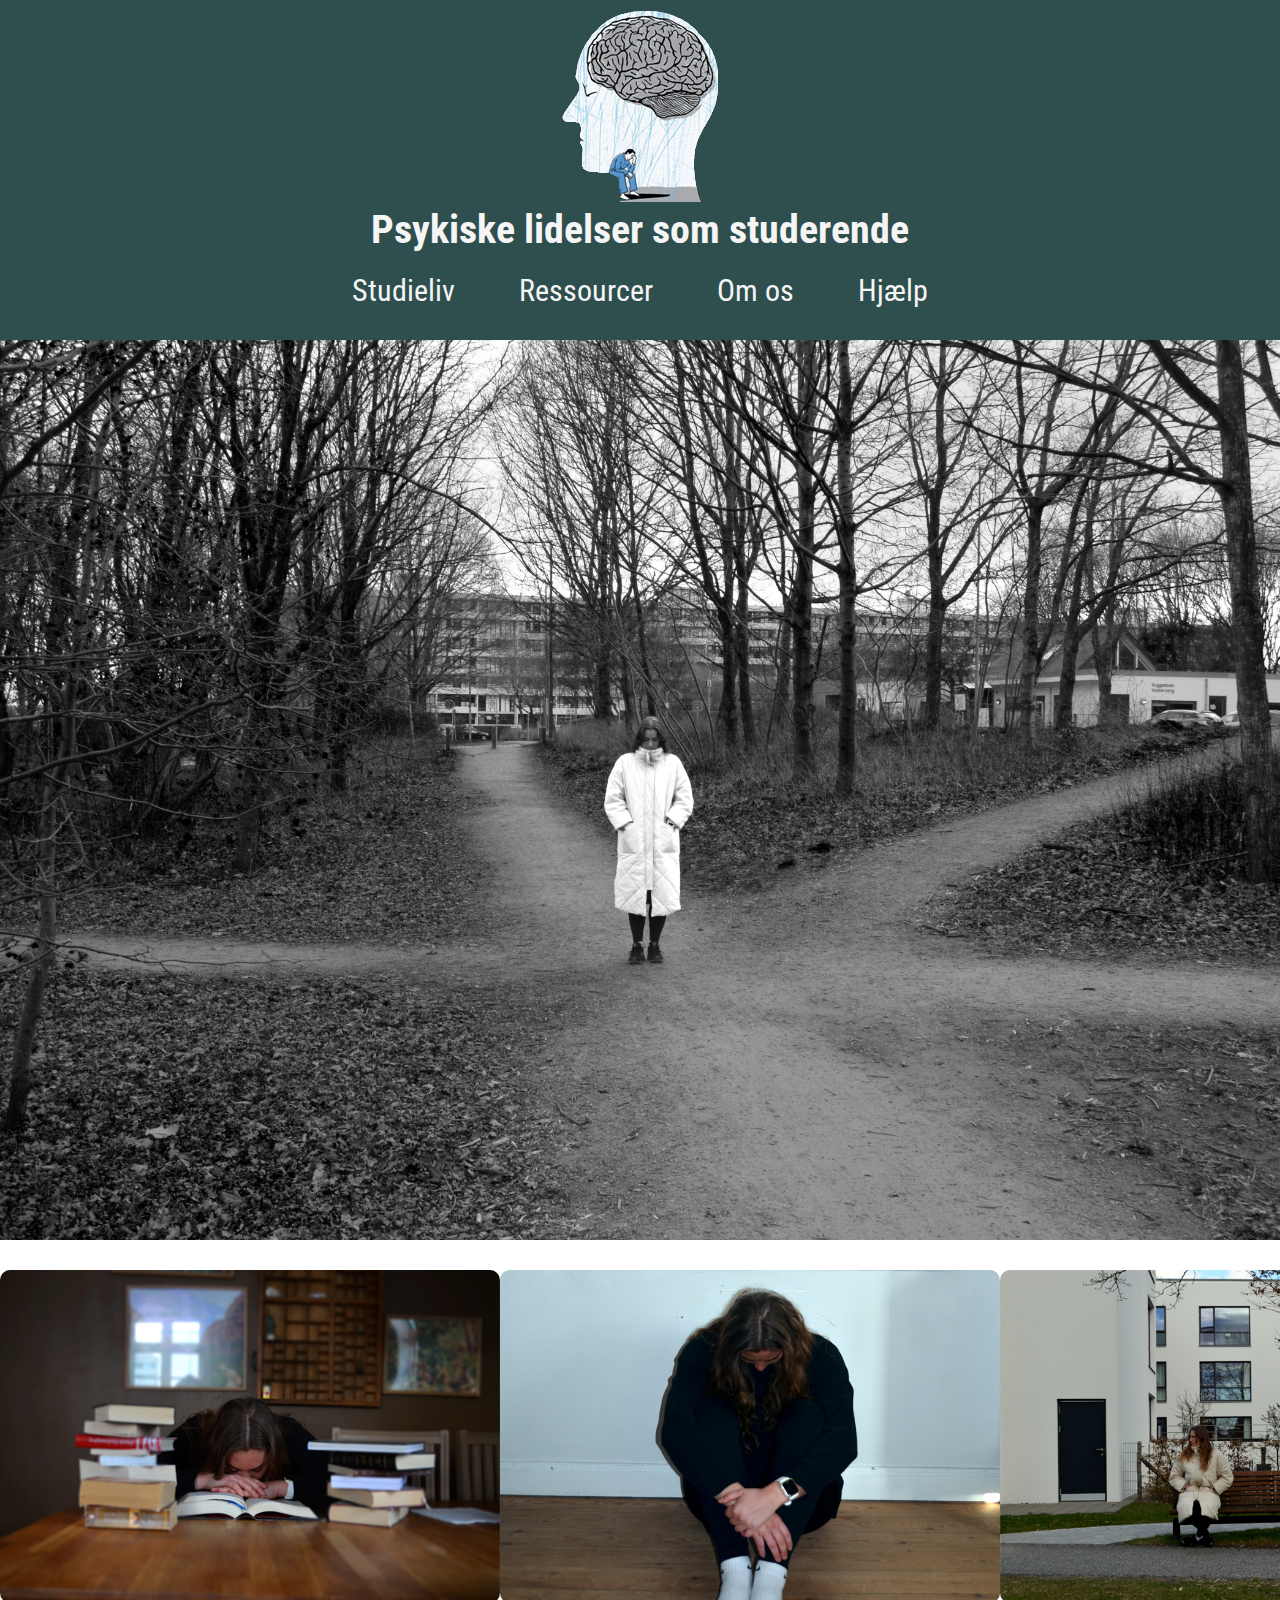
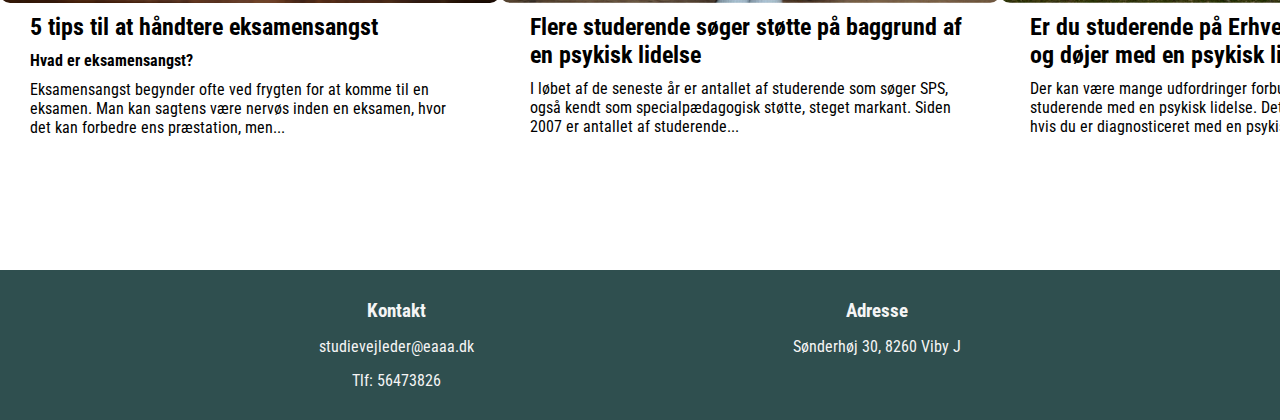
<file: Online magasin/website/index.html>
<!DOCTYPE html>
<html lang="en">
<head>
    <meta charset="UTF-8">
    <meta http-equiv="X-UA-Compatible" content="IE=edge">
    <meta name="viewport" content="width=device-width, initial-scale=1.0">
    <title>Forside</title>
    <link rel="stylesheet" href="style.css">
</head>

<body>
<header>
    <a href="index.html">
        <img src="images/logoo.png">
    </a>
    <h1>Psykiske lidelser som studerende</h1>
    <nav>
        <a href="#">Studieliv</a>
        <a href="#">Ressourcer</a>
        <a href="#">Om os</a>
        <a href="#">Hjælp</a>
        
    </nav>
</header>

    <section id="backgroundpic">
       
    </section>
   

<section id="threeboxes">
    <a href="eksamensangst.html">
        <div id="left">
            <img src="images/eksamensangstrigtig.jpg">
            <h2>5 tips til at håndtere eksamensangst</h2>
            <h4>Hvad er eksamensangst?</h4>
            <p>Eksamensangst begynder ofte ved frygten  
            for at komme til en eksamen. Man kan sagtens 
            være nervøs inden en eksamen, hvor det kan 
            forbedre ens præstation, men... </p>
        </div>
    </a>
        
    
    <a href="stoette.html">
        <div id="middle">
            <img src="images/psykiskelidelser.jpg">
            <h2>Flere studerende søger støtte på baggrund af en psykisk lidelse</h2>
            <p>I løbet af de seneste år er antallet af 
            studerende som søger SPS, også kendt som 
            specialpædagogisk støtte, steget markant. 
            Siden 2007 er antallet af studerende... </p>
        </div>
    </a>

    
    <a href="psykisklidelse.html">
        <div id="right">
            <img src="images/studerende.jpg">
            <h2>Er du studerende på Erhvervsakademi Aarhus og døjer med en psykisk lidelse?</h2>
            <p>Der kan være mange udfordringer 
            forbundet med at være studerende
            med en psykisk lidelse. 
            Det er dog muligt at få hjælp, hvis du er 
            diagnosticeret med en psykisk lidelse eller... </p>
        </div>
    </a>

</section>

<footer>
    <section id="leftfooter">
        <div>
            <h3>Kontakt</h3>
            <p>studievejleder@eaaa.dk</p>
            <p>Tlf: 56473826</p>
        </div>
    </section>

    <section id="rightfooter">
        <h3>Adresse</h3>
        <p>Sønderhøj 30, 8260 Viby J</p>
    </section>
</footer>

</body>
</html>
</file>
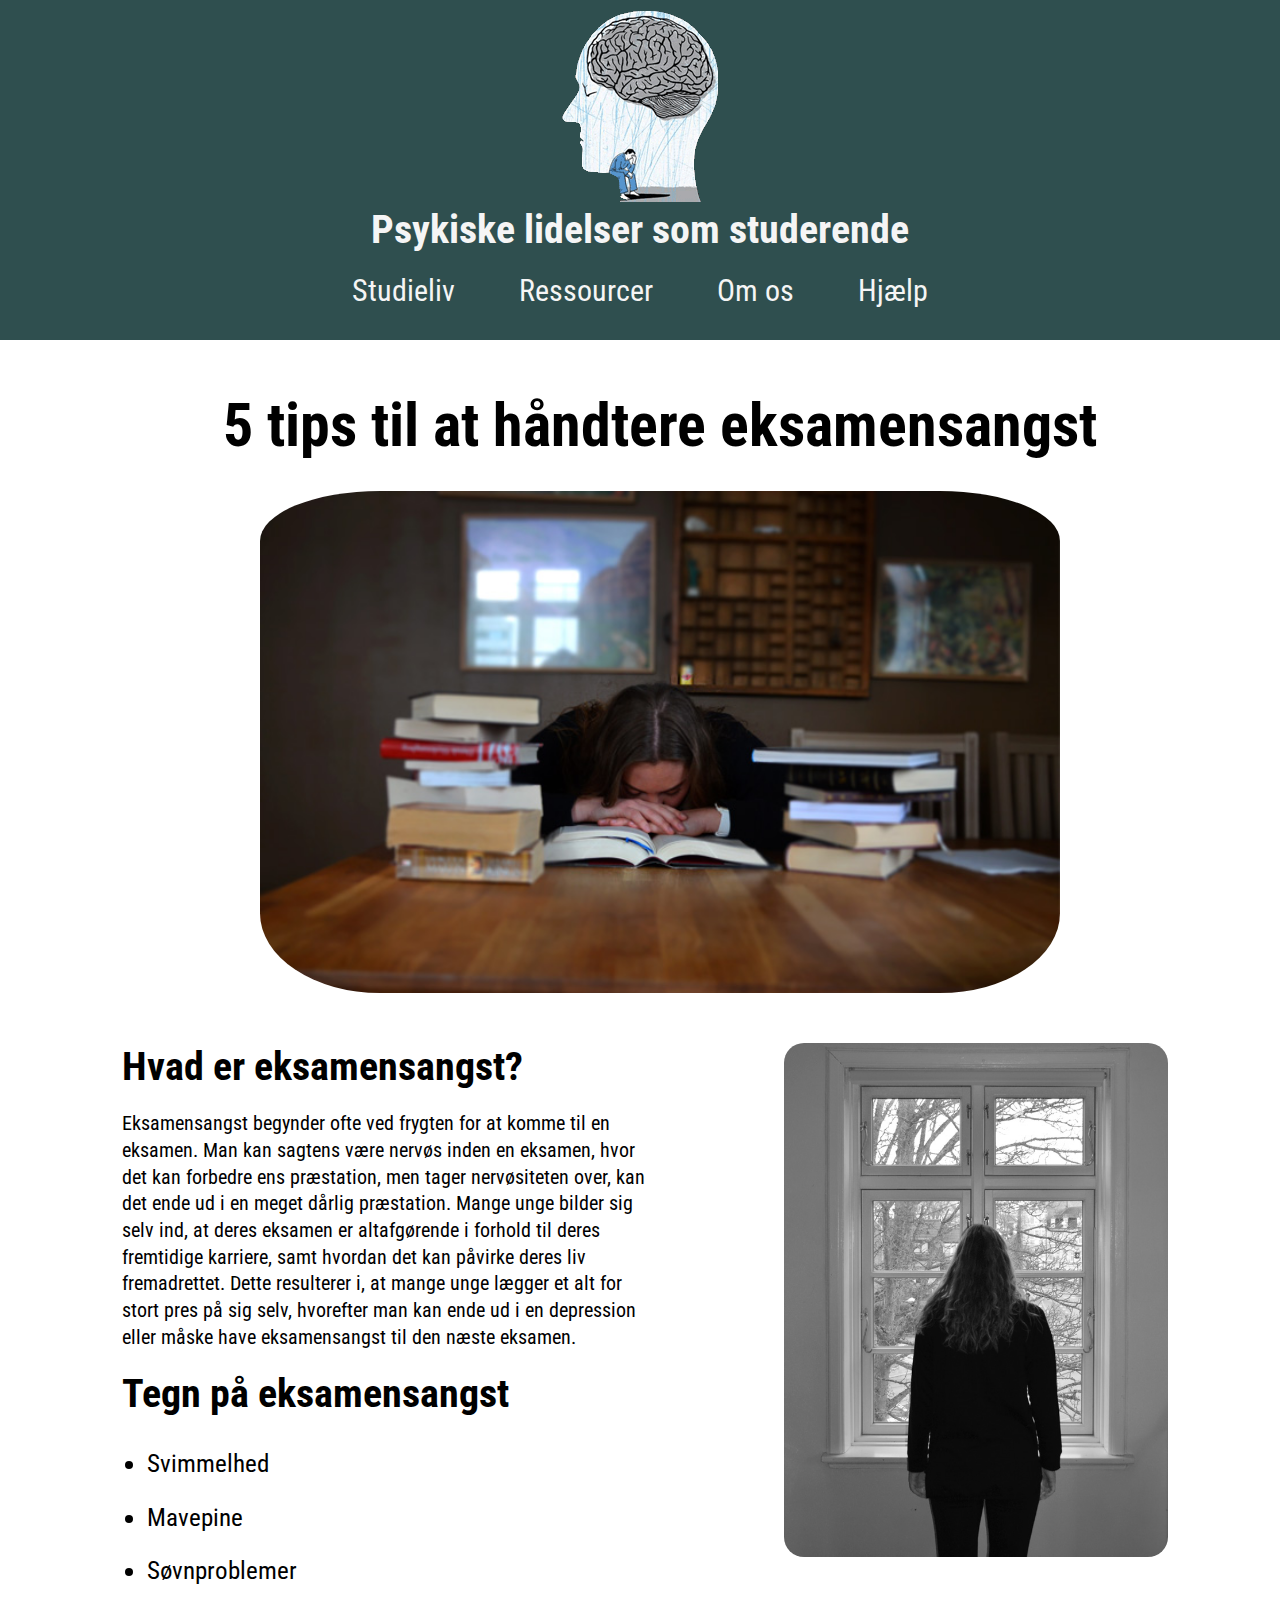
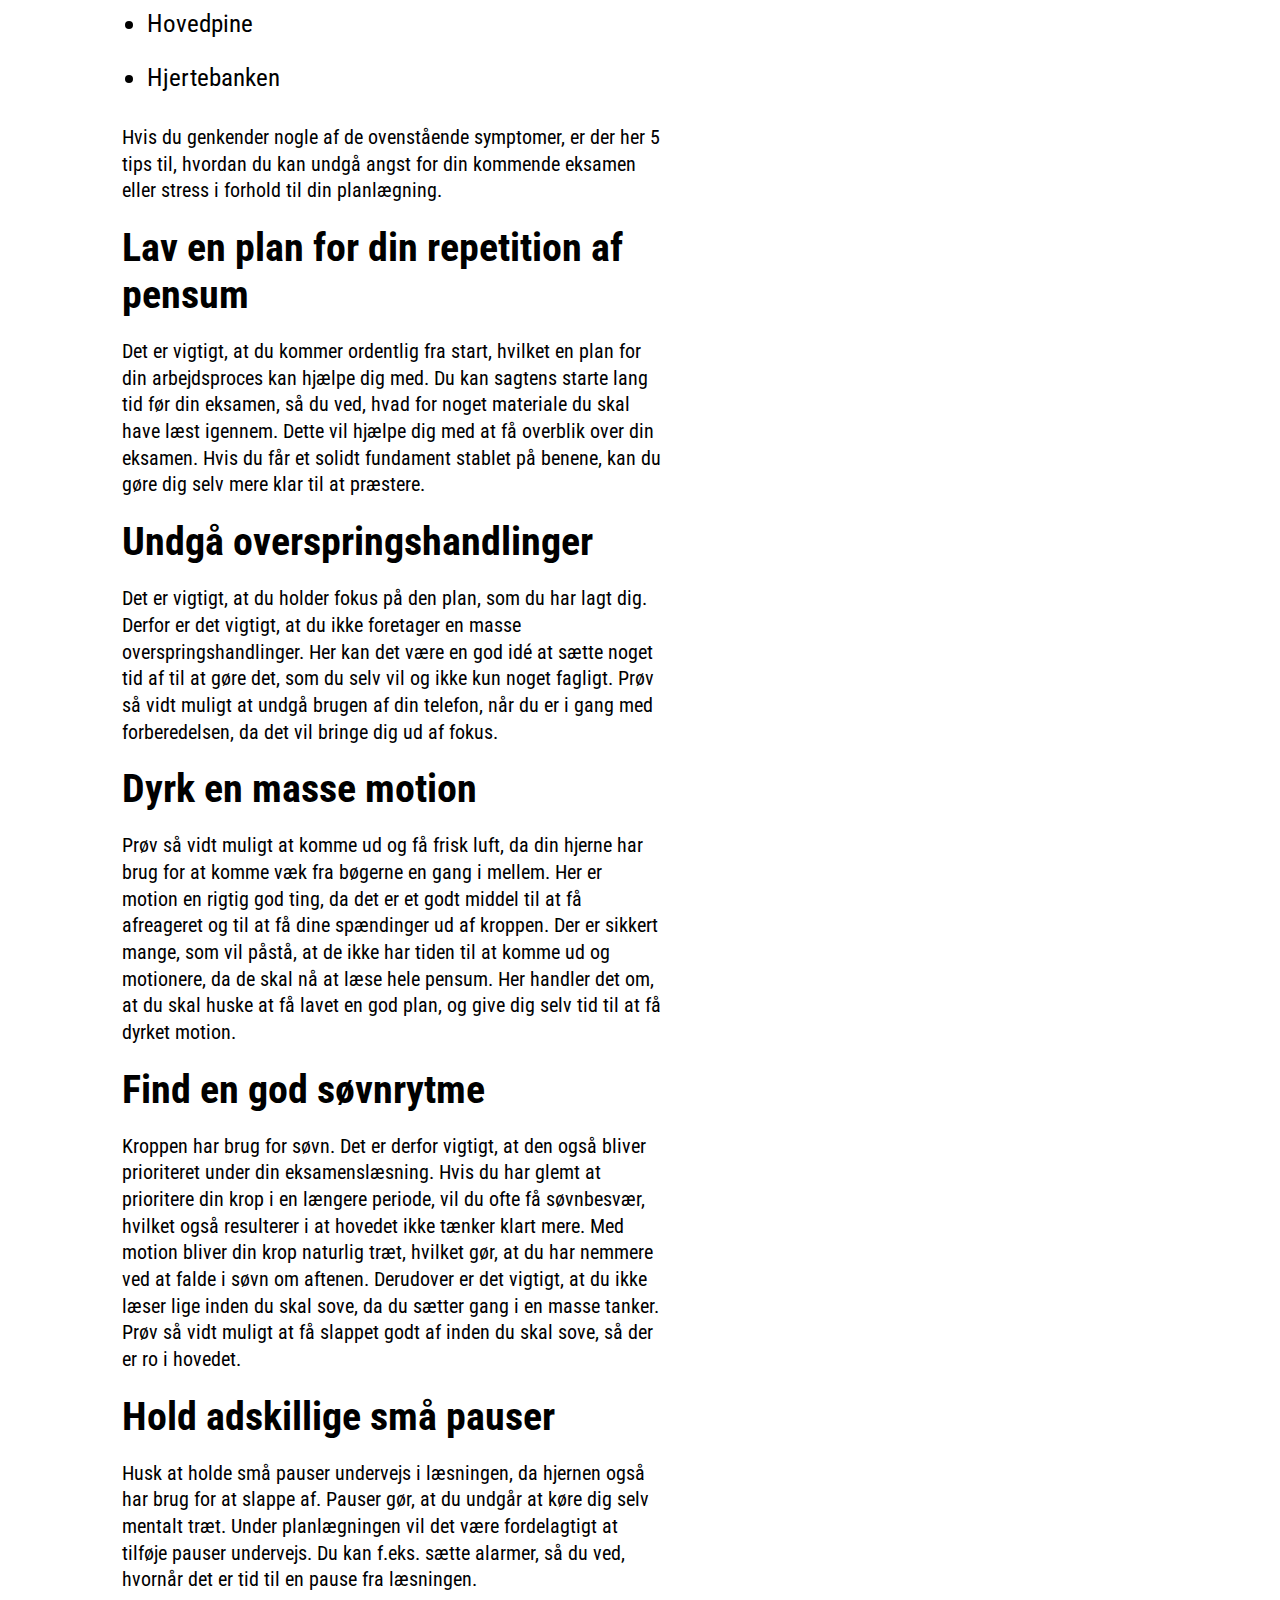
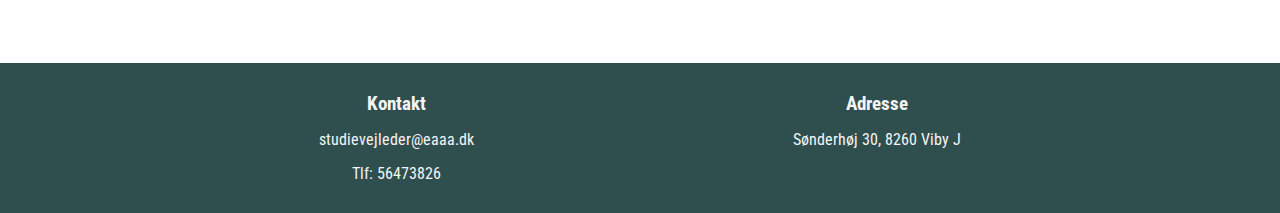
<file: Online magasin/website/eksamensangst.html>
<!DOCTYPE html>
<html lang="en">
<head>
    <meta charset="UTF-8">
    <meta http-equiv="X-UA-Compatible" content="IE=edge">
    <meta name="viewport" content="width=device-width, initial-scale=1.0">
    <title>5 tips til at håndtere eksamensangst</title>
    <link rel="stylesheet" href="style.css">
</head>
<body>
    <header>
        <a href="index.html">
            <img src="images/logoo.png">
        </a>
        <h1>Psykiske lidelser som studerende</h1>
        <nav>
            <a href="#">Studieliv</a>
            <a href="#">Ressourcer</a>
            <a href="#">Om os</a>
            <a href="#">Hjælp</a>
            
        </nav>
    </header>

    <main>
        <section class="articlehero">
         <h2>5 tips til at håndtere eksamensangst</h2>
         <img src="images/eksamensangstrigtig.jpg">
        </section>

    <div class="flexcontainer">
        <article>
            <section>
                <h3>Hvad er eksamensangst?</h3>
                <p>Eksamensangst begynder ofte ved frygten for at komme til en eksamen. Man kan sagtens være nervøs inden en eksamen, hvor det kan forbedre ens præstation, men tager nervøsiteten over, kan det ende ud i en meget dårlig præstation. Mange unge bilder sig selv ind, at deres eksamen er altafgørende i forhold til deres fremtidige karriere, samt hvordan det kan påvirke deres liv fremadrettet. Dette resulterer i, at mange unge lægger et alt for stort pres på sig selv, hvorefter man kan ende ud i en depression eller måske have eksamensangst til den næste eksamen. 
                </p>
                <h3>Tegn på eksamensangst</h3>
                <ul> 
                    <li>Svimmelhed</li>
                    <li>Mavepine</li>
                    <li>Søvnproblemer</li>
                    <li>Hovedpine</li>
                    <li>Hjertebanken</li>
                </ul>
                <p>Hvis du genkender nogle af de ovenstående symptomer, er der her 5 tips til, hvordan du kan undgå angst for din kommende eksamen eller stress i forhold til din planlægning. 
                </p>
                <h3>Lav en plan for din repetition af pensum</h3>
                <p>Det er vigtigt, at du kommer ordentlig fra start, hvilket en plan for din arbejdsproces kan hjælpe dig med. 
                    Du kan sagtens starte lang tid før din eksamen, så du ved, hvad for noget materiale du skal have læst igennem. 
                    Dette vil hjælpe dig med at få overblik over din eksamen. Hvis du får et solidt fundament stablet på benene, 
                    kan du gøre dig selv mere klar til at præstere.  </p>
                <h3>Undgå overspringshandlinger</h3>
                <p>Det er vigtigt, at du holder fokus på den plan, som du har lagt dig. Derfor er det vigtigt, 
                    at du ikke foretager en masse overspringshandlinger. Her kan det være en god idé at sætte noget tid af til at gøre det, 
                    som du selv vil og ikke kun noget fagligt. Prøv så vidt muligt at undgå brugen af din telefon, når du er i gang med forberedelsen, 
                    da det vil bringe dig ud af fokus.</p>
                <h3>Dyrk en masse motion</h3>
                <p>Prøv så vidt muligt at komme ud og få frisk luft, da din hjerne har brug for at komme væk fra bøgerne en gang i mellem. 
                    Her er motion en rigtig god ting, da det er et godt middel til at få afreageret og til at få dine spændinger ud af kroppen. 
                    Der er sikkert mange, som vil påstå, at de ikke har tiden til at komme ud og motionere, da de skal nå at læse hele pensum. 
                    Her handler det om, at du skal huske at få lavet en god plan, og give dig selv tid til at få dyrket motion. </p>
                <h3>Find en god søvnrytme</h3>
                <p>Kroppen har brug for søvn. Det er derfor vigtigt, at den også bliver prioriteret under din eksamenslæsning. 
                    Hvis du har glemt at prioritere din krop i en længere periode, vil du ofte få søvnbesvær, 
                    hvilket også resulterer i at hovedet ikke tænker klart mere. Med motion bliver din krop naturlig træt, 
                    hvilket gør, at du har nemmere ved at falde i søvn om aftenen. Derudover er det vigtigt, at du ikke læser lige inden du skal sove, 
                    da du sætter gang i en masse tanker. Prøv så vidt muligt at få slappet godt af inden du skal sove, så der er ro i hovedet.</p>
                <h3>Hold adskillige små pauser</h3>
                <p>Husk at holde små pauser undervejs i læsningen, da hjernen også har brug for at slappe af. Pauser gør, at du undgår at køre dig selv mentalt træt. 
                    Under planlægningen vil det være fordelagtigt at tilføje pauser undervejs. Du kan f.eks. sætte alarmer, så du ved, 
                    hvornår det er tid til en pause fra læsningen. 
                </p>
            </section>
        </article>
        <aside>
            <img src="images/stresset.jpg" width="100%">

        </aside>
    </div>
</main>
   



<footer>
        <section id="leftfooter">
            <div>
                <h3>Kontakt</h3>
                <p>studievejleder@eaaa.dk</p>
                <p>Tlf: 56473826</p>
            </div>
        </section>
        <section id="rightfooter">
            <h3>Adresse</h3>
            <p>Sønderhøj 30, 8260 Viby J</p>
        </section>
</footer>
    
</body>
</html>
</file>
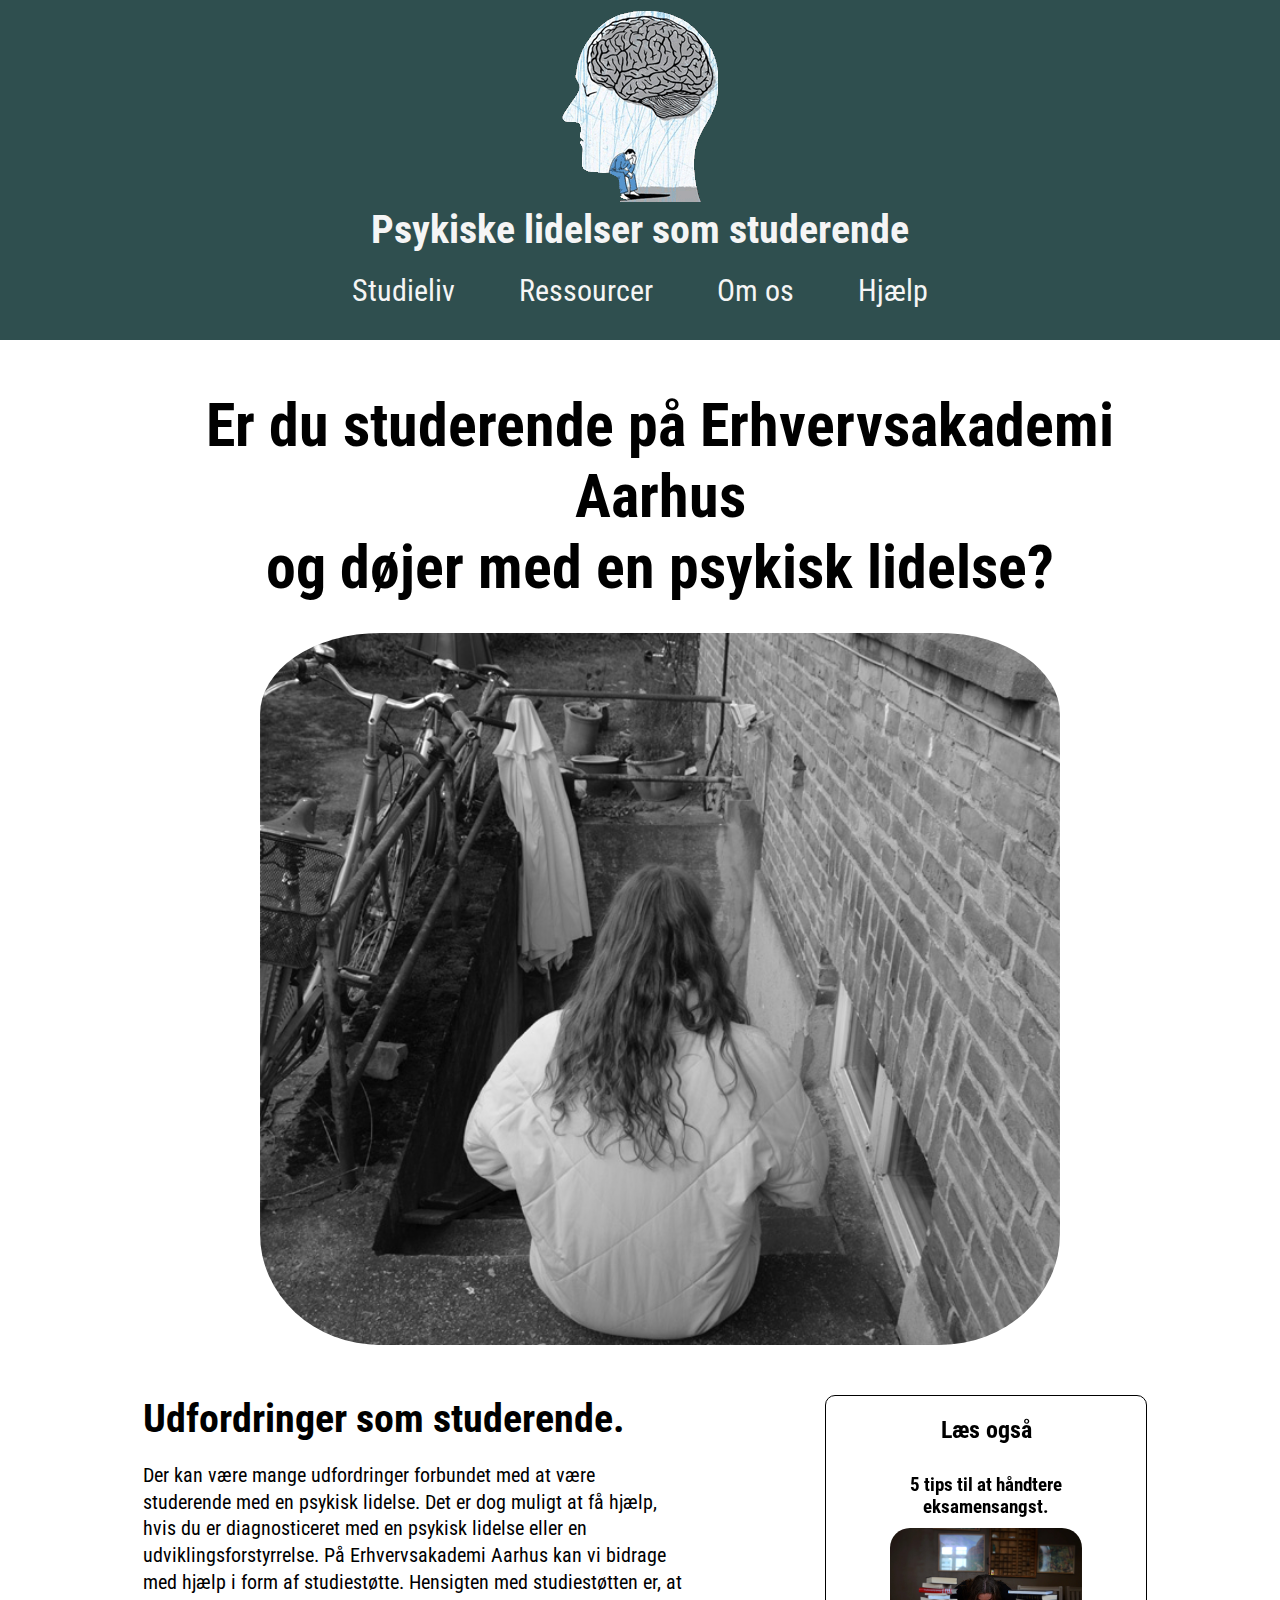
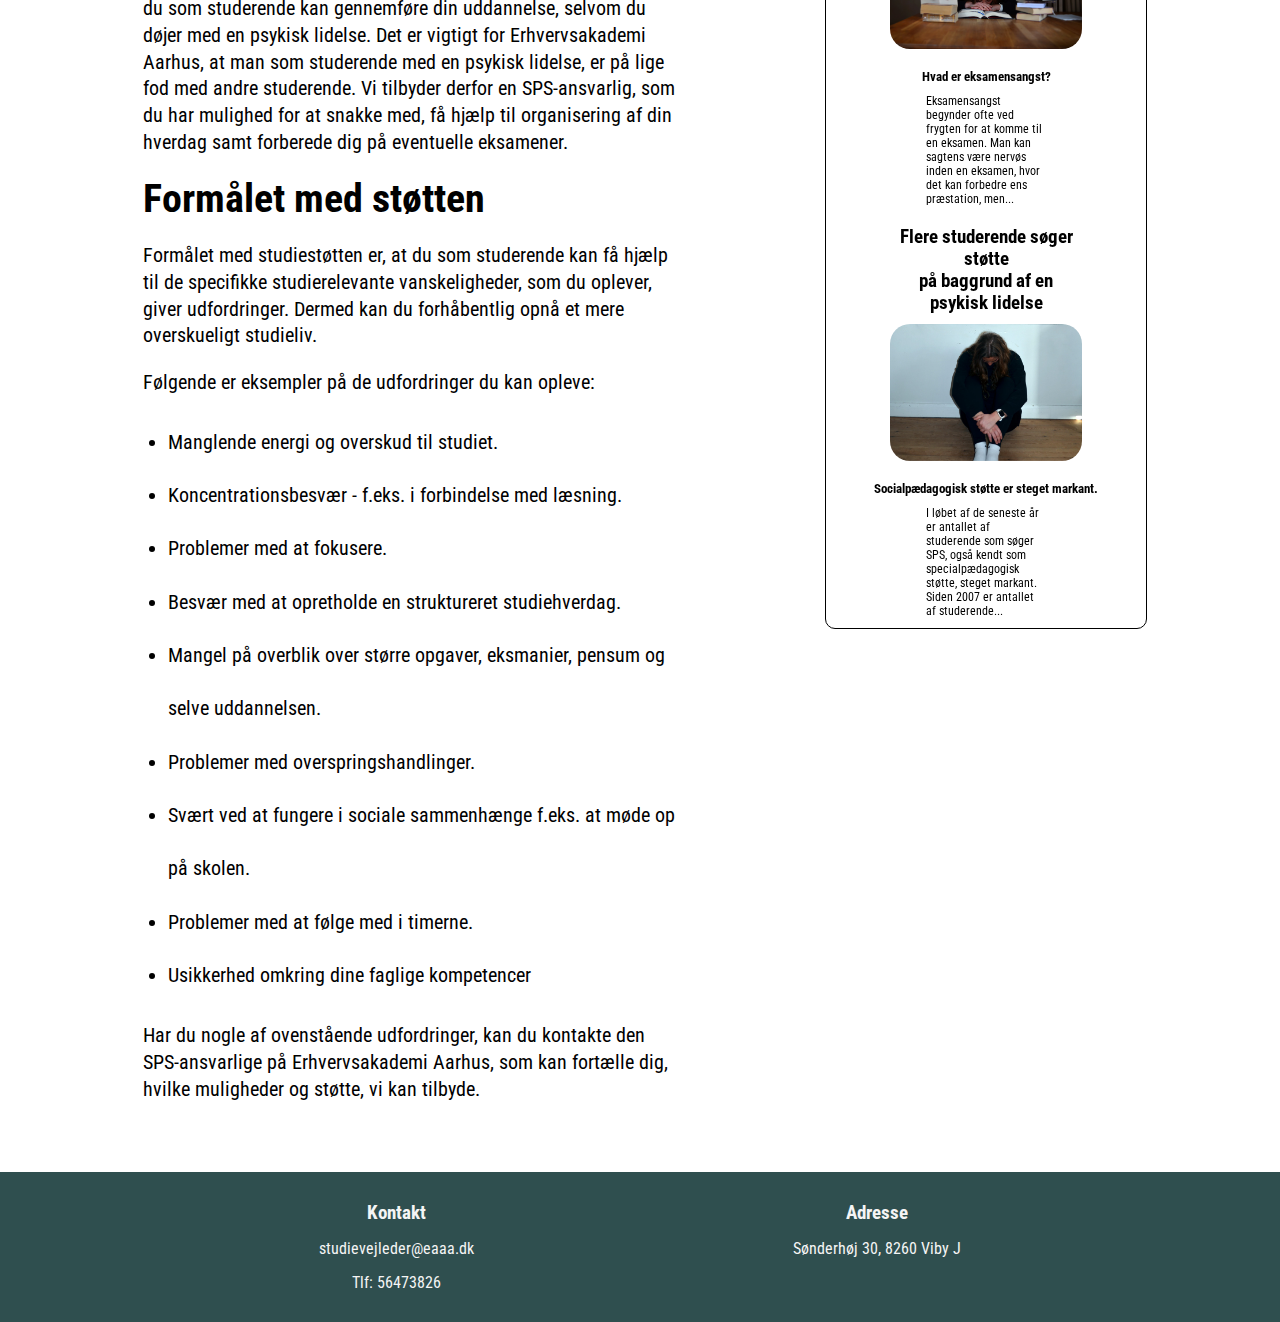
<file: Online magasin/website/psykisklidelse.html>
<!DOCTYPE html>
<html lang="en">
<head>
    <meta charset="UTF-8">
    <meta http-equiv="X-UA-Compatible" content="IE=edge">
    <meta name="viewport" content="width=device-width, initial-scale=1.0">
    <title>Er du studerende på Erhvervsakademi Aarhus og døjer med en psykisk lidelse?</title>
    <link rel="stylesheet" href="style.css">
</head>
<body>
    <header>
        <a href="index.html">
            <img src="images/logoo.png">
        </a>
        <h1>Psykiske lidelser som studerende</h1>
        <nav>
            <a href="#">Studieliv</a>
            <a href="#">Ressourcer</a>
            <a href="#">Om os</a>
            <a href="#">Hjælp</a>
            
        </nav>
    </header>

    <main>
        <section class="articlehero">
         <h2>Er du studerende på Erhvervsakademi Aarhus <br> og døjer med en psykisk lidelse?</h2>
         <img src="images/ked3.jpg">
        </section>

    <div class="flexcontainer">
        <article>
            <section>
                <h3>Udfordringer som studerende.</h3>
                <p>Der kan være mange udfordringer forbundet med at være studerende med en psykisk lidelse. 
                    Det er dog muligt at få hjælp, hvis du er diagnosticeret med en psykisk lidelse eller en udviklingsforstyrrelse. 
                    På Erhvervsakademi Aarhus kan vi bidrage med hjælp i form af studiestøtte. Hensigten med studiestøtten er, 
                    at du som studerende kan gennemføre din uddannelse, selvom du døjer med en psykisk lidelse.
                    Det er vigtigt for Erhvervsakademi Aarhus, at man som studerende med en psykisk lidelse, 
                    er på lige fod med andre studerende. Vi tilbyder derfor en SPS-ansvarlig, som du har mulighed for at snakke med, 
                    få hjælp til organisering af din hverdag samt forberede dig på eventuelle eksamener.</p>
                <h3>Formålet med støtten</h3>
                <p>Formålet med studiestøtten er, at du som studerende kan få hjælp til de specifikke studierelevante 
                    vanskeligheder, som du oplever, giver udfordringer. Dermed kan du forhåbentlig opnå et mere overskueligt studieliv.</p>
                <p>Følgende er eksempler på de udfordringer du kan opleve:</p>
                <ul class="small">
                    <li>Manglende energi og overskud til studiet.</li>
                    <li>Koncentrationsbesvær - f.eks. i forbindelse med læsning.</li>
                    <li>Problemer med at fokusere.</li>
                    <li>Besvær med at opretholde en struktureret studiehverdag.</li>
                    <li>Mangel på overblik over større opgaver, eksmanier, pensum og selve uddannelsen.</li>
                    <li>Problemer med overspringshandlinger.</li>
                    <li>Svært ved at fungere i sociale sammenhænge f.eks. at møde op på skolen.</li>
                    <li>Problemer med at følge med i timerne.</li>
                    <li>Usikkerhed omkring dine faglige kompetencer</li>
                </ul>
                <p>Har du nogle af ovenstående udfordringer, kan du kontakte den SPS-ansvarlige på Erhvervsakademi Aarhus, som kan fortælle dig, 
                    hvilke muligheder og støtte, vi kan tilbyde.</p>
            </section>
        </article>
            <aside class="readmore">
                <h2>Læs også</h2>
                <a href="eksamensangst.html">
                    <div>
                       <h3>5 tips til at håndtere eksamensangst.</h3>
                       <img src="images/eksamensangstrigtig.jpg" width="60%">
                       <h5>Hvad er eksamensangst?</h5>
                       <p>Eksamensangst begynder ofte ved frygten  
                        for at komme til en eksamen. Man kan sagtens 
                        være nervøs inden en eksamen, hvor det kan 
                        forbedre ens præstation, men... </p>
                    </div>
                </a>    
                <a href="stoette.html">
                    <div>
                       <h3>Flere studerende søger støtte <br> på baggrund af en psykisk lidelse</h3>
                       <img src="images/psykiskelidelser.jpg" width="60%">
                       <h5>Socialpædagogisk støtte er steget markant.</h5>
                       <p>I løbet af de seneste år er antallet af 
                        studerende som søger SPS, også kendt som 
                        specialpædagogisk støtte, steget markant. 
                        Siden 2007 er antallet af studerende... </p>
                    </div>
                </a>  
        </aside>
    </div>
</main>
   



<footer>
        <section id="leftfooter">
            <div>
                <h3>Kontakt</h3>
                <p>studievejleder@eaaa.dk</p>
                <p>Tlf: 56473826</p>
            </div>
        </section>
        <section id="rightfooter">
            <h3>Adresse</h3>
            <p>Sønderhøj 30, 8260 Viby J</p>
        </section>
</footer>
    
</body>
</html>
</file>
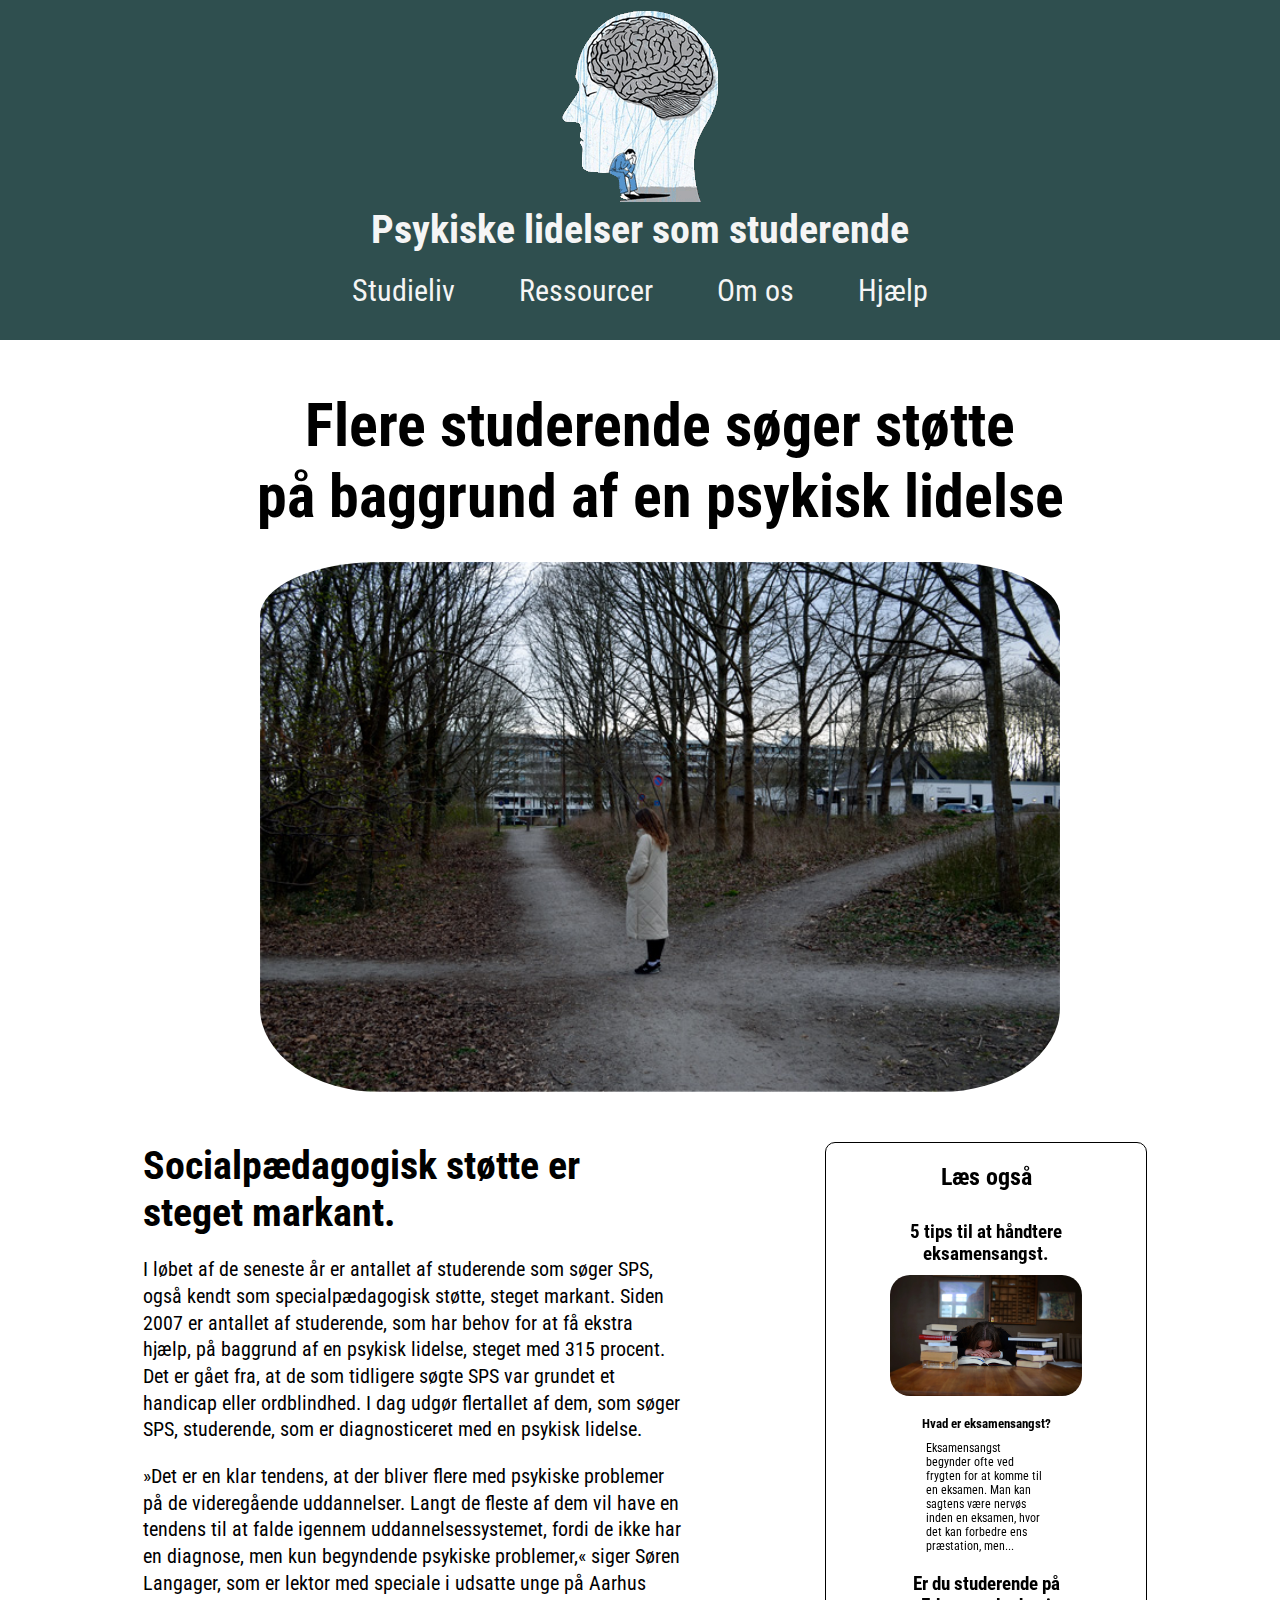
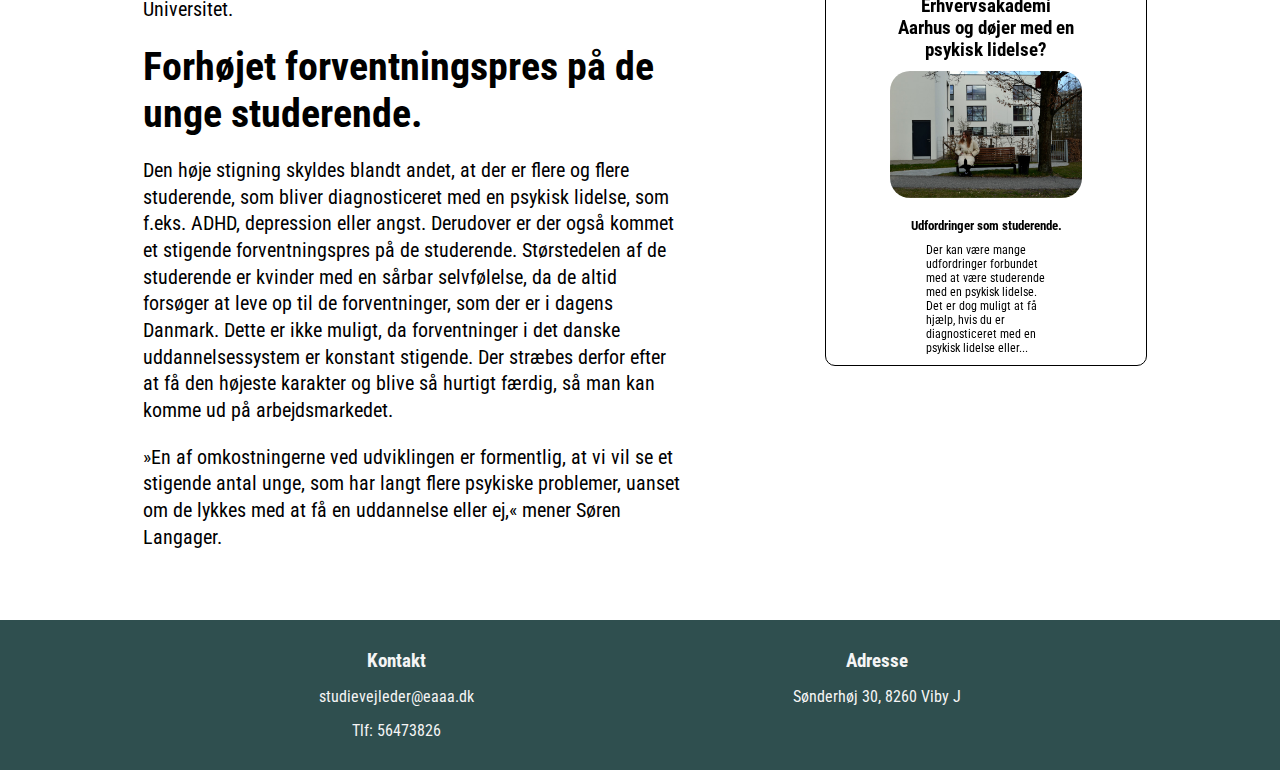
<file: Online magasin/website/stoette.html>
<!DOCTYPE html>
<html lang="en">
<head>
    <meta charset="UTF-8">
    <meta http-equiv="X-UA-Compatible" content="IE=edge">
    <meta name="viewport" content="width=device-width, initial-scale=1.0">
    <title>Flere studerende søger støtte på baggrund af en psykisk lidelse </title>
    <link rel="stylesheet" href="style.css">
</head>
<body>
    <header>
        <a href="index.html">
            <img src="images/logoo.png">
        </a>
        <h1>Psykiske lidelser som studerende</h1>
        <nav>
            <a href="#">Studieliv</a>
            <a href="#">Ressourcer</a>
            <a href="#">Om os</a>
            <a href="#">Hjælp</a>
            
        </nav>
    </header>

    <main>
        <section class="articlehero">
         <h2>Flere studerende søger støtte <br> på baggrund af en psykisk lidelse</h2>
         <img src="images/superked.jpg">
        </section>

    <div class="flexcontainer">
        <article>
            <section>
                <h3>Socialpædagogisk støtte er steget markant.</h3>
                <p>I løbet af de seneste år er antallet af studerende som søger SPS,
                    også kendt som specialpædagogisk støtte, steget markant. Siden 2007 er antallet af studerende, 
                    som har behov for at få ekstra hjælp, på baggrund af en psykisk lidelse, steget med 315 procent. 
                    Det er gået fra, at de som tidligere søgte SPS var grundet et handicap eller ordblindhed. 
                    I dag udgør flertallet af dem, som søger SPS, studerende, som er diagnosticeret med en psykisk lidelse. 
                </p>
                
                <p>»Det er en klar tendens, at der bliver flere med psykiske problemer på de videregående uddannelser. 
                    Langt de fleste af dem vil have en tendens til at falde igennem uddannelsessystemet, fordi de ikke har en diagnose, 
                    men kun begyndende psykiske problemer,« siger Søren Langager, som er lektor med speciale i udsatte unge på Aarhus Universitet. 
                </p>
                <h3>Forhøjet forventningspres på de unge studerende.</h3>
                <p>Den høje stigning skyldes blandt andet, at der er flere og flere studerende, 
                    som bliver diagnosticeret med en psykisk lidelse, som f.eks. ADHD, depression eller angst. Derudover er der også kommet et stigende 
                    forventningspres på de studerende. Størstedelen af de studerende er kvinder med en sårbar selvfølelse, 
                    da de altid forsøger at leve op til de forventninger, som der er i dagens Danmark. Dette er ikke muligt, da forventninger i det 
                    danske uddannelsessystem er konstant stigende. Der stræbes derfor efter at få den højeste karakter og blive så hurtigt færdig, så man kan komme ud på 
                    arbejdsmarkedet. 
                     </p>

                <p>»En af omkostningerne ved udviklingen er formentlig, at vi vil se et stigende antal unge, som har langt 
                    flere psykiske problemer, uanset om de lykkes med at få en uddannelse eller ej,« mener Søren Langager.</p>

            </section>
        </article>
        <aside class="readmore">
            <h2>Læs også</h2>
            <a href="eksamensangst.html">
                <div>
                   <h3>5 tips til at håndtere eksamensangst.</h3>
                   <img src="images/eksamensangstrigtig.jpg" width="60%">
                   <h5>Hvad er eksamensangst?</h5>
                   <p>Eksamensangst begynder ofte ved frygten  
                    for at komme til en eksamen. Man kan sagtens 
                    være nervøs inden en eksamen, hvor det kan 
                    forbedre ens præstation, men... </p>
                </div>
            </a>    
            <a href="psykisklidelse.html">
                <div>
                   <h3>Er du studerende på Erhvervsakademi Aarhus og døjer med en psykisk lidelse?</h3>
                   <img src="images/studerende.jpg" width="60%">
                   <h5>Udfordringer som studerende.</h5>
                   <p>Der kan være mange udfordringer 
                    forbundet med at være studerende
                    med en psykisk lidelse. 
                    Det er dog muligt at få hjælp, hvis du er 
                    diagnosticeret med en psykisk lidelse eller...</p>
                </div>
            </a>  

            

        </aside>
    </div>
</main>
   



<footer>
        <section id="leftfooter">
            <div>
                <h3>Kontakt</h3>
                <p>studievejleder@eaaa.dk</p>
                <p>Tlf: 56473826</p>
            </div>
        </section>
        <section id="rightfooter">
            <h3>Adresse</h3>
            <p>Sønderhøj 30, 8260 Viby J</p>
        </section>
</footer>
    
</body>
</html>
</file>
<file: Online magasin/website/style.css>
@import url('https://fonts.googleapis.com/css2?family=Roboto+Condensed&display=swap');

* {
    margin:0;
    padding: 0;
}

h1{
    color: whitesmoke;
    font-size: 40px;
    font-family:"Roboto Condensed", sans-serif;
    
}


p,
a,
ul,
h2,
h3,
h4,
h5,
h6{
    padding: 0%;
    margin: 0%;
    color:black;
    font-family:"Roboto Condensed", sans-serif;
}



a{
    text-decoration: none;
}

html,
body{
    margin: 0%;
}

header{
    height: 300px;
    background-color: #2F4F4F;
    justify-content: center;
    align-items: center;
    text-align: center;
    padding-bottom: 30px;
    padding-top: 10px;
    z-index: 2;
    position: relative;
}

nav{
    color: whitesmoke;
    display: flex;
    justify-content: space-around;
    align-items: center;
    width: 50%;
    margin: 0 auto;
    margin-top: 20px;
    
}

nav > a{
    font-size: 30px;
    text-decoration: none;
    color: whitesmoke;
    
}
#backgroundpic{
    background-image: url(images/depressionrigtig.jpg);
    height: 100vh;
    display:flex;
    justify-content: center;
    align-items: center;
    padding-bottom: 100px;
    background-size: cover;
    background-repeat: no-repeat;
    background-position: center top;
    margin-top: -100px;
    z-index: -1;
}
#threeboxes{
    display: flex;
    justify-content: space-evenly;
    align-items: center;
    background-color: #ffffff;
    position: relative;
    
}

#threeboxes > a > div{
    display:flex;
    flex-direction: column;
    height: 600px;
    width: 500px;
    margin-top: 30px;

}

#threeboxes > a > div > img{

    height: 333px;
    width: 500px;
    margin: 0 auto;
    border-radius: 10px;
}

#threeboxes > a > div > h2{
    
    padding: 10px 30px;
}
#threeboxes > a > div > p,
#threeboxes > a > div > h4{
    padding: 0 30px 10px 30px;
   
}

footer{
    display:flex;
    height: 150px;
    background-color: #2F4F4F;
    text-align: center;
    justify-content: space-evenly;
    position: relative;
    
}

footer h3{
    margin-top: 30px;
}
footer h3,
footer p{
    color: whitesmoke;
    margin-bottom: 15px;
}

/* artikler */



.articlehero{
    width: 80%;
    margin: 0 auto;
    display:flex;
    align-items: center;
    justify-content: center;
    flex-direction: column;
    padding-top: 50px;
    padding-left: 40px;
    text-align: center;
}

.articlehero > img{
    padding-top: 30px;
    width: 800px;
    height: auto;
    text-align: center;
    border-radius: 15%;
}

.flexcontainer{
    display: flex;
    justify-content: space-evenly;
}


article{
width: 50%;
}

article > section{
  padding: 50px;
    
}

.articlehero > h2{
    font-size: 60px;
}
 
article > section > h3{
    margin-bottom: 20px;
    font-size: 40px;
}

article > section > p{
    line-height: 20pt;
    margin-bottom: 20px;
    font-size: 20px;
}

article > section > ul{
    margin-left: 25px;
    font-size: 25px;
    line-height: 40pt;
    margin-bottom: 20px;
}


aside{
    position: sticky;
    top: 50px;
    margin-top: 50px;
    height: 100%;
    width: 30%;
    margin-right: 40px;
    border-radius: 10px;
    margin-bottom: 50px;
}

aside > a > div{
    display: flex;
    justify-content: center;
    align-items: center;
    flex-direction: column;
}

aside > a > div > h3{
    margin-bottom: 20px;
    text-align: center;
}
aside img{
    
    margin-bottom: 10px;
    border-radius: 20px;
}

aside > a > div > h5{
    margin-top: 10px;
}

aside > a > div > p{
    margin: 10px;
    margin-left: 100px;
    margin-right: 100px;
    font-size: 12px;
}

aside > h2{
    text-align: center;
    margin: 20px;
}

aside > a > div > h3{
    margin: 10px;
    margin-left: 70px;
    margin-right: 70px;
}

.readmore{
    border: 1px solid black;
    width: 25%;
}

.small{
    font-size: 20px;
}
</file>
